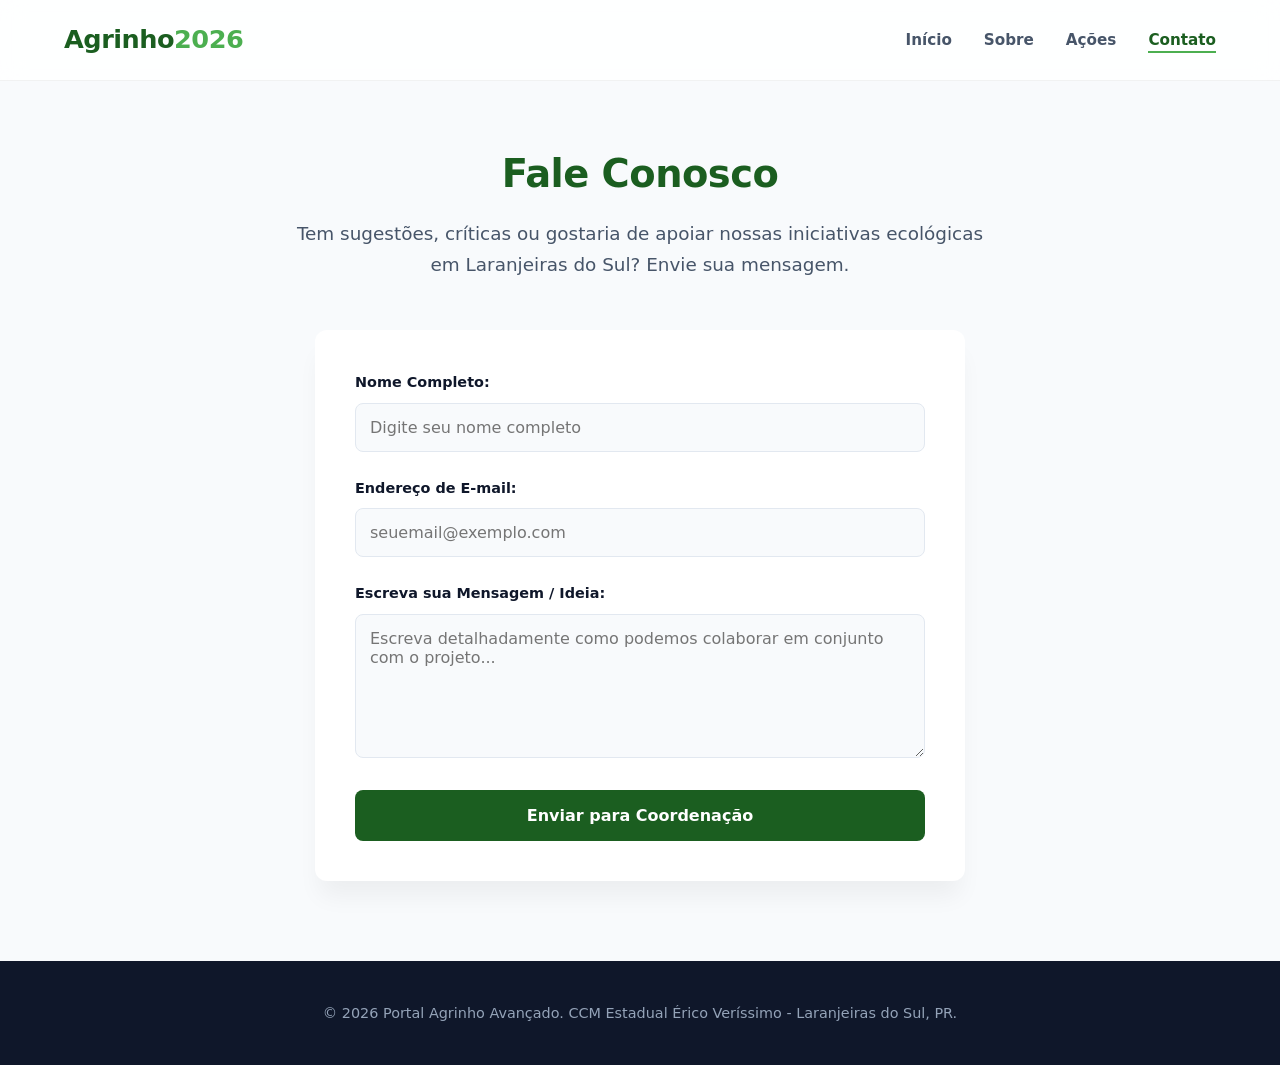
<file: contato.html>
<!DOCTYPE html>
<html lang="pt-BR">
<head>
    <meta charset="UTF-8">
    <meta name="viewport" content="width=device-width, initial-scale=1.0">
    <title>Projeto Agrinho 2026 | Contato</title>
    <link rel="stylesheet" href="style.css">
</head>
<body>

    <header>
        <nav class="navbar">
            <div class="logo">
                <h1>Agrinho<span>2026</span></h1>
            </div>
            <div class="menu-toggle" id="mobile-menu">
                <span></span><span></span><span></span>
            </div>
            <ul class="nav-links" id="nav-list">
                <li><a href="index.html">Início</a></li>
                <li><a href="sobre.html">Sobre</a></li>
                <li><a href="acoes.html">Ações</a></li>
                <li><a href="contato.html" class="active">Contato</a></li>
            </ul>
        </nav>
    </header>

    <main class="container">
        <h2 class="section-title">Fale Conosco</h2>
        <p class="section-subtitle">Tem sugestões, críticas ou gostaria de apoiar nossas iniciativas ecológicas em Laranjeiras do Sul? Envie sua mensagem.</p>
        
        <div class="contact-container">
            <form id="agrinhoForm">
                <div class="form-group">
                    <label for="nome">Nome Completo:</label>
                    <input type="text" id="nome" required placeholder="Digite seu nome completo">
                </div>
                <div class="form-group">
                    <label for="email">Endereço de E-mail:</label>
                    <input type="email" id="email" required placeholder="seuemail@exemplo.com">
                </div>
                <div class="form-group">
                    <label for="mensagem">Escreva sua Mensagem / Ideia:</label>
                    <textarea id="mensagem" rows="6" required placeholder="Escreva detalhadamente como podemos colaborar em conjunto com o projeto..."></textarea>
                </div>
                <button type="submit" class="btn-submit">Enviar para Coordenação</button>
            </form>
        </div>
    </main>

    <footer>
        <p>&copy; 2026 Portal Agrinho Avançado. CCM Estadual Érico Veríssimo - Laranjeiras do Sul, PR.</p>
    </footer>

    <script src="script.js"></script>
</body>
</html>
</file>
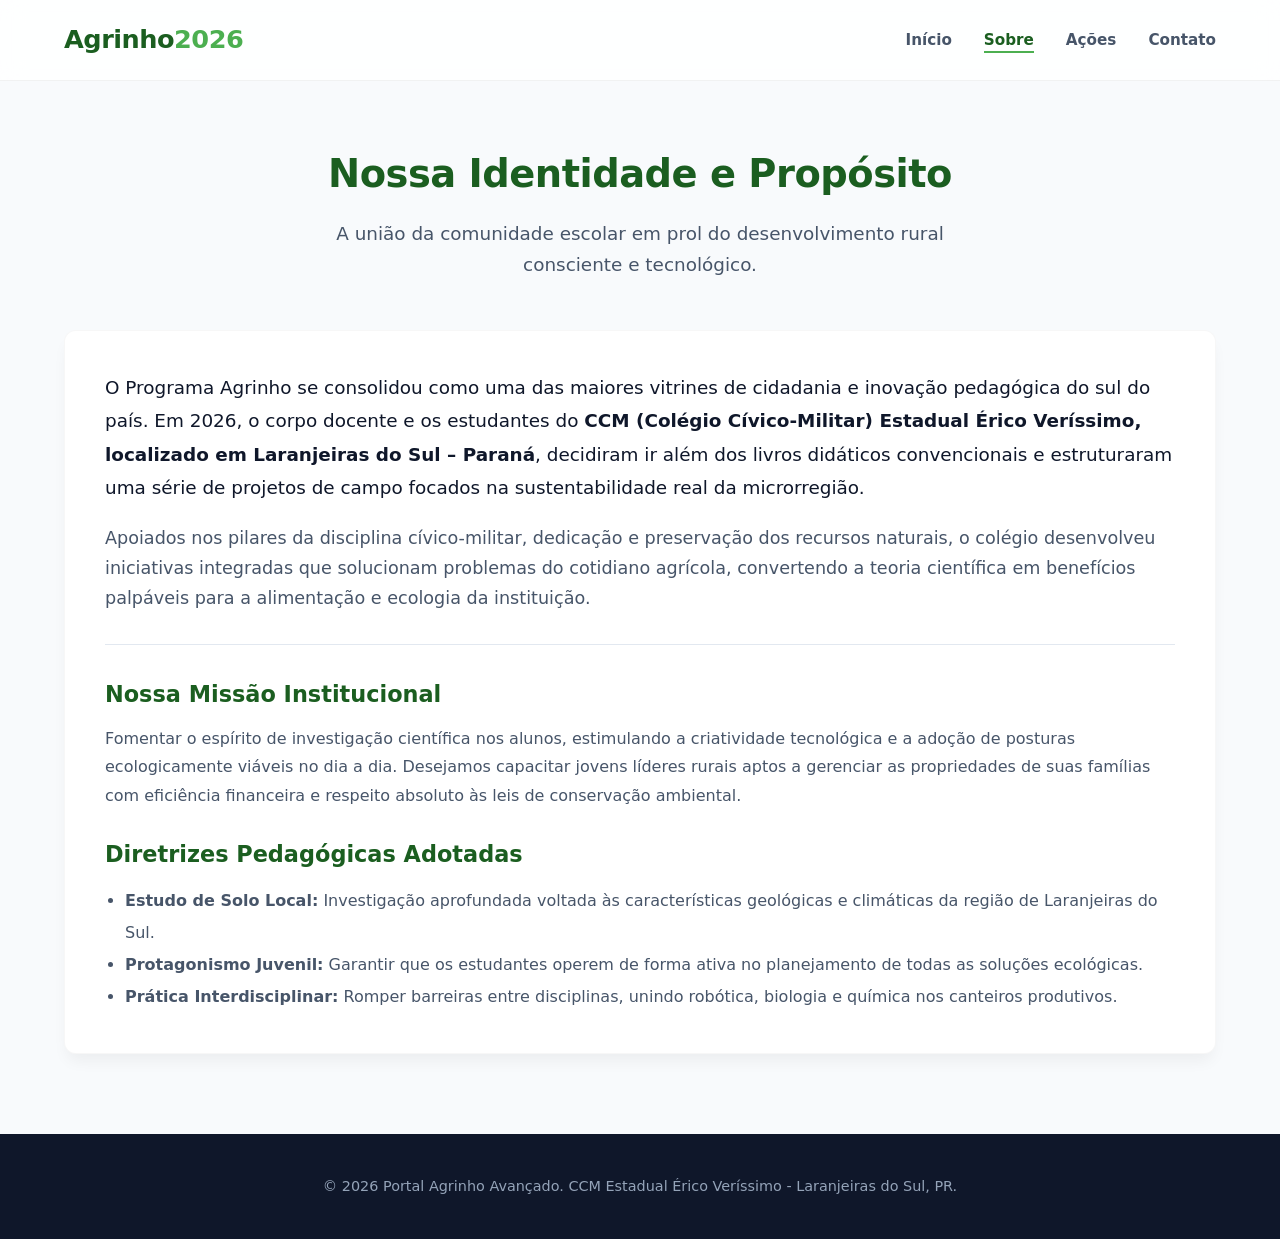
<file: sobre.html>
<!DOCTYPE html>
<html lang="pt-BR">
<head>
    <meta charset="UTF-8">
    <meta name="viewport" content="width=device-width, initial-scale=1.0">
    <title>Projeto Agrinho 2026 | Sobre Nós</title>
    <link rel="stylesheet" href="style.css">
</head>
<body>

    <header>
        <nav class="navbar">
            <div class="logo">
                <h1>Agrinho<span>2026</span></h1>
            </div>
            <div class="menu-toggle" id="mobile-menu">
                <span></span><span></span><span></span>
            </div>
            <ul class="nav-links" id="nav-list">
                <li><a href="index.html">Início</a></li>
                <li><a href="sobre.html" class="active">Sobre</a></li>
                <li><a href="acoes.html">Ações</a></li>
                <li><a href="contato.html">Contato</a></li>
            </ul>
        </nav>
    </header>

    <main class="container">
        <h2 class="section-title">Nossa Identidade e Propósito</h2>
        <p class="section-subtitle">A união da comunidade escolar em prol do desenvolvimento rural consciente e tecnológico.</p>

        <div style="background: white; padding: 40px; border-radius: 12px; box-shadow: 0 10px 15px -3px rgba(0,0,0,0.05); border: 1px solid rgba(0,0,0,0.03);">
            <p style="margin-bottom: 20px; font-size: 1.15rem; line-height: 1.8; color: var(--text-main);">
                O Programa Agrinho se consolidou como uma das maiores vitrines de cidadania e inovação pedagógica do sul do país. Em 2026, o corpo docente e os estudantes do <strong>CCM (Colégio Cívico-Militar) Estadual Érico Veríssimo, localizado em Laranjeiras do Sul – Paraná</strong>, decidiram ir além dos livros didáticos convencionais e estruturaram uma série de projetos de campo focados na sustentabilidade real da microrregião.
            </p>
            
            <p style="margin-bottom: 24px; font-size: 1.1rem; color: var(--text-muted);">
                Apoiados nos pilares da disciplina cívico-militar, dedicação e preservação dos recursos naturais, o colégio desenvolveu iniciativas integradas que solucionam problemas do cotidiano agrícola, convertendo a teoria científica em benefícios palpáveis para a alimentação e ecologia da instituição.
            </p>
            
            <hr style="border: 0; border-top: 1px solid #e2e8f0; margin: 30px 0;">

            <h3 style="color: var(--primary); font-size: 1.4rem; margin-bottom: 12px; font-weight: 700;">Nossa Missão Institucional</h3>
            <p style="margin-bottom: 24px; color: var(--text-muted); line-height: 1.8;">Fomentar o espírito de investigação científica nos alunos, estimulando a criatividade tecnológica e a adoção de posturas ecologicamente viáveis no dia a dia. Desejamos capacitar jovens líderes rurais aptos a gerenciar as propriedades de suas famílias com eficiência financeira e respeito absoluto às leis de conservação ambiental.</p>

            <h3 style="color: var(--primary); font-size: 1.4rem; margin-bottom: 12px; font-weight: 700;">Diretrizes Pedagógicas Adotadas</h3>
            <ul style="margin-left: 20px; color: var(--text-muted); line-height: 2; font-size: 1rem;">
                <li><strong>Estudo de Solo Local:</strong> Investigação aprofundada voltada às características geológicas e climáticas da região de Laranjeiras do Sul.</li>
                <li><strong>Protagonismo Juvenil:</strong> Garantir que os estudantes operem de forma ativa no planejamento de todas as soluções ecológicas.</li>
                <li><strong>Prática Interdisciplinar:</strong> Romper barreiras entre disciplinas, unindo robótica, biologia e química nos canteiros produtivos.</li>
            </ul>
        </div>
    </main>

    <footer>
        <p>&copy; 2026 Portal Agrinho Avançado. CCM Estadual Érico Veríssimo - Laranjeiras do Sul, PR.</p>
    </footer>

    <script src="script.js"></script>
</body>
</html>
</file>
<file: style.css>
/* Variáveis de Design Moderno - Agrinho 2026 */
:root {
    --primary: #1b5e20;
    --primary-light: #4caf50;
    --accent: #ffb300;
    --background: #f8fafc;
    --surface: #ffffff;
    --text-main: #0f172a;
    --text-muted: #475569;
    --radius: 12px;
    --transition: all 0.3s cubic-bezier(0.4, 0, 0.2, 1);
}

* {
    margin: 0;
    padding: 0;
    box-sizing: border-box;
    font-family: 'Inter', system-ui, -apple-system, sans-serif;
}

body {
    background-color: var(--background);
    color: var(--text-main);
    overflow-x: hidden;
    line-height: 1.7;
}

/* Navegação Premium (Efeito Vidro) */
header {
    background: rgba(255, 255, 255, 0.85);
    backdrop-filter: blur(12px);
    -webkit-backdrop-filter: blur(12px);
    border-bottom: 1px solid rgba(0, 0, 0, 0.05);
    position: sticky;
    top: 0;
    z-index: 1000;
}

.navbar {
    display: flex;
    justify-content: space-between;
    align-items: center;
    max-width: 1200px;
    margin: 0 auto;
    padding: 18px 24px;
}

.logo h1 {
    font-size: 1.6rem;
    font-weight: 800;
    color: var(--primary);
    letter-spacing: -0.5px;
}

.logo span {
    color: var(--primary-light);
}

.nav-links {
    display: flex;
    list-style: none;
    gap: 32px;
}

.nav-links a {
    text-decoration: none;
    color: var(--text-muted);
    font-weight: 600;
    font-size: 0.95rem;
    transition: var(--transition);
    position: relative;
    padding: 4px 0;
}

.nav-links a:hover, .nav-links a.active {
    color: var(--primary);
}

.nav-links a::after {
    content: '';
    position: absolute;
    bottom: 0;
    left: 0;
    width: 0;
    height: 2px;
    background-color: var(--primary-light);
    transition: var(--transition);
}

.nav-links a:hover::after, .nav-links a.active::after {
    width: 100%;
}

/* Banner Hero Impactante */
.hero {
    background: linear-gradient(135deg, rgba(27, 94, 32, 0.85), rgba(15, 23, 42, 0.8)), url('banner.jpg') no-repeat center center/cover;
    padding: 140px 24px;
    text-align: center;
    color: white;
}

.hero h2 {
    font-size: 3.5rem;
    font-weight: 800;
    letter-spacing: -1px;
    max-width: 900px;
    margin: 0 auto 20px auto;
    line-height: 1.2;
}

.hero p {
    font-size: 1.3rem;
    color: #cbd5e1;
    max-width: 700px;
    margin: 0 auto;
}

/* Seções e Containers */
.container {
    max-width: 1200px;
    margin: 60px auto;
    padding: 0 24px;
}

.section-title {
    font-size: 2.4rem;
    font-weight: 800;
    text-align: center;
    margin-bottom: 12px;
    letter-spacing: -0.5px;
    color: var(--primary);
}

.section-subtitle {
    text-align: center;
    color: var(--text-muted);
    margin-bottom: 50px;
    font-size: 1.15rem;
    max-width: 700px;
    margin-left: auto;
    margin-right: auto;
}

/* Painel de Estatísticas */
.stats-panel {
    display: grid;
    grid-template-columns: repeat(auto-fit, minmax(220px, 1fr));
    gap: 24px;
    margin-top: -50px;
    margin-bottom: 60px;
    position: relative;
    z-index: 10;
}

.stat-card {
    background: var(--surface);
    border: 1px solid rgba(0,0,0,0.05);
    padding: 30px;
    border-radius: var(--radius);
    text-align: center;
    box-shadow: 0 10px 25px -5px rgba(0,0,0,0.05);
}

.stat-number {
    font-size: 2.5rem;
    font-weight: 800;
    color: var(--primary);
    margin-bottom: 6px;
}

.stat-label {
    font-size: 0.95rem;
    color: var(--text-muted);
    font-weight: 600;
}

/* Cards em Grid */
.grid {
    display: grid;
    grid-template-columns: repeat(auto-fit, minmax(320px, 1fr));
    gap: 32px;
}

.card {
    background: var(--surface);
    border-radius: var(--radius);
    overflow: hidden;
    box-shadow: 0 10px 25px -5px rgba(0,0,0,0.05);
    transition: var(--transition);
    border: 1px solid rgba(0, 0, 0, 0.03);
    display: flex;
    flex-direction: column;
}

.card:hover {
    transform: translateY(-8px);
    box-shadow: 0 20px 30px -10px rgba(0, 0, 0, 0.1);
}

.card-image-wrapper {
    position: relative;
    overflow: hidden;
    height: 240px;
}

.card img {
    width: 100%;
    height: 100%;
    object-fit: cover;
    transition: var(--transition);
}

.card:hover img {
    transform: scale(1.04);
}

.card-content {
    padding: 30px;
    flex-grow: 1;
}

.category-badge {
    display: inline-block;
    padding: 4px 14px;
    background: #e8f5e9;
    color: var(--primary);
    font-size: 0.75rem;
    font-weight: 700;
    border-radius: 20px;
    text-transform: uppercase;
    margin-bottom: 16px;
}

.card h3 {
    font-size: 1.4rem;
    margin-bottom: 14px;
    font-weight: 700;
    color: var(--text-main);
}

.card p {
    color: var(--text-muted);
    font-size: 0.98rem;
    margin-bottom: 15px;
}

/* Filtros de Categoria */
.filter-container {
    display: flex;
    justify-content: center;
    gap: 12px;
    margin-bottom: 40px;
    flex-wrap: wrap;
}

.filter-btn {
    background: var(--surface);
    border: 1px solid #e2e8f0;
    padding: 10px 24px;
    border-radius: 30px;
    font-weight: 600;
    cursor: pointer;
    color: var(--text-muted);
    transition: var(--transition);
}

.filter-btn.active, .filter-btn:hover {
    background: var(--primary);
    color: white;
    border-color: var(--primary);
}

/* Formulário */
.contact-container {
    max-width: 650px;
    margin: 0 auto;
    background: var(--surface);
    padding: 40px;
    border-radius: var(--radius);
    box-shadow: 0 20px 25px -5px rgba(0,0,0,0.05);
}

.form-group {
    margin-bottom: 24px;
}

.form-group label {
    display: block;
    margin-bottom: 8px;
    font-weight: 600;
    font-size: 0.9rem;
}

.form-group input, .form-group textarea {
    width: 100%;
    padding: 14px;
    border: 1px solid #e2e8f0;
    border-radius: 8px;
    background: #f8fafc;
    font-size: 1rem;
    transition: var(--transition);
}

.form-group input:focus, .form-group textarea:focus {
    outline: none;
    border-color: var(--primary-light);
    background: white;
    box-shadow: 0 0 0 4px rgba(76, 175, 80, 0.15);
}

button.btn-submit {
    background: var(--primary);
    color: white;
    padding: 16px;
    border: none;
    border-radius: 8px;
    font-size: 1rem;
    font-weight: 700;
    cursor: pointer;
    width: 100%;
    transition: var(--transition);
}

button.btn-submit:hover {
    background: #113f14;
}

/* Menu Celular */
.menu-toggle {
    display: none;
    flex-direction: column;
    gap: 6px;
    cursor: pointer;
}

.menu-toggle span {
    width: 30px;
    height: 3px;
    background-color: var(--primary);
    border-radius: 2px;
}

/* Rodapé */
footer {
    background: #0f172a;
    color: #94a3b8;
    padding: 40px 24px;
    text-align: center;
    font-size: 0.9rem;
    margin-top: 80px;
}

@media (max-width: 768px) {
    .menu-toggle { display: flex; }
    .nav-links {
        display: none;
        position: absolute;
        top: 100%;
        left: 0;
        width: 100%;
        background: var(--surface);
        flex-direction: column;
        padding: 24px;
        box-shadow: 0 10px 15px rgba(0,0,0,0.1);
        gap: 20px;
    }
    .nav-links.active { display: flex; }
    .hero h2 { font-size: 2.3rem; }
    .stats-panel { margin-top: 20px; }
}
</file>
